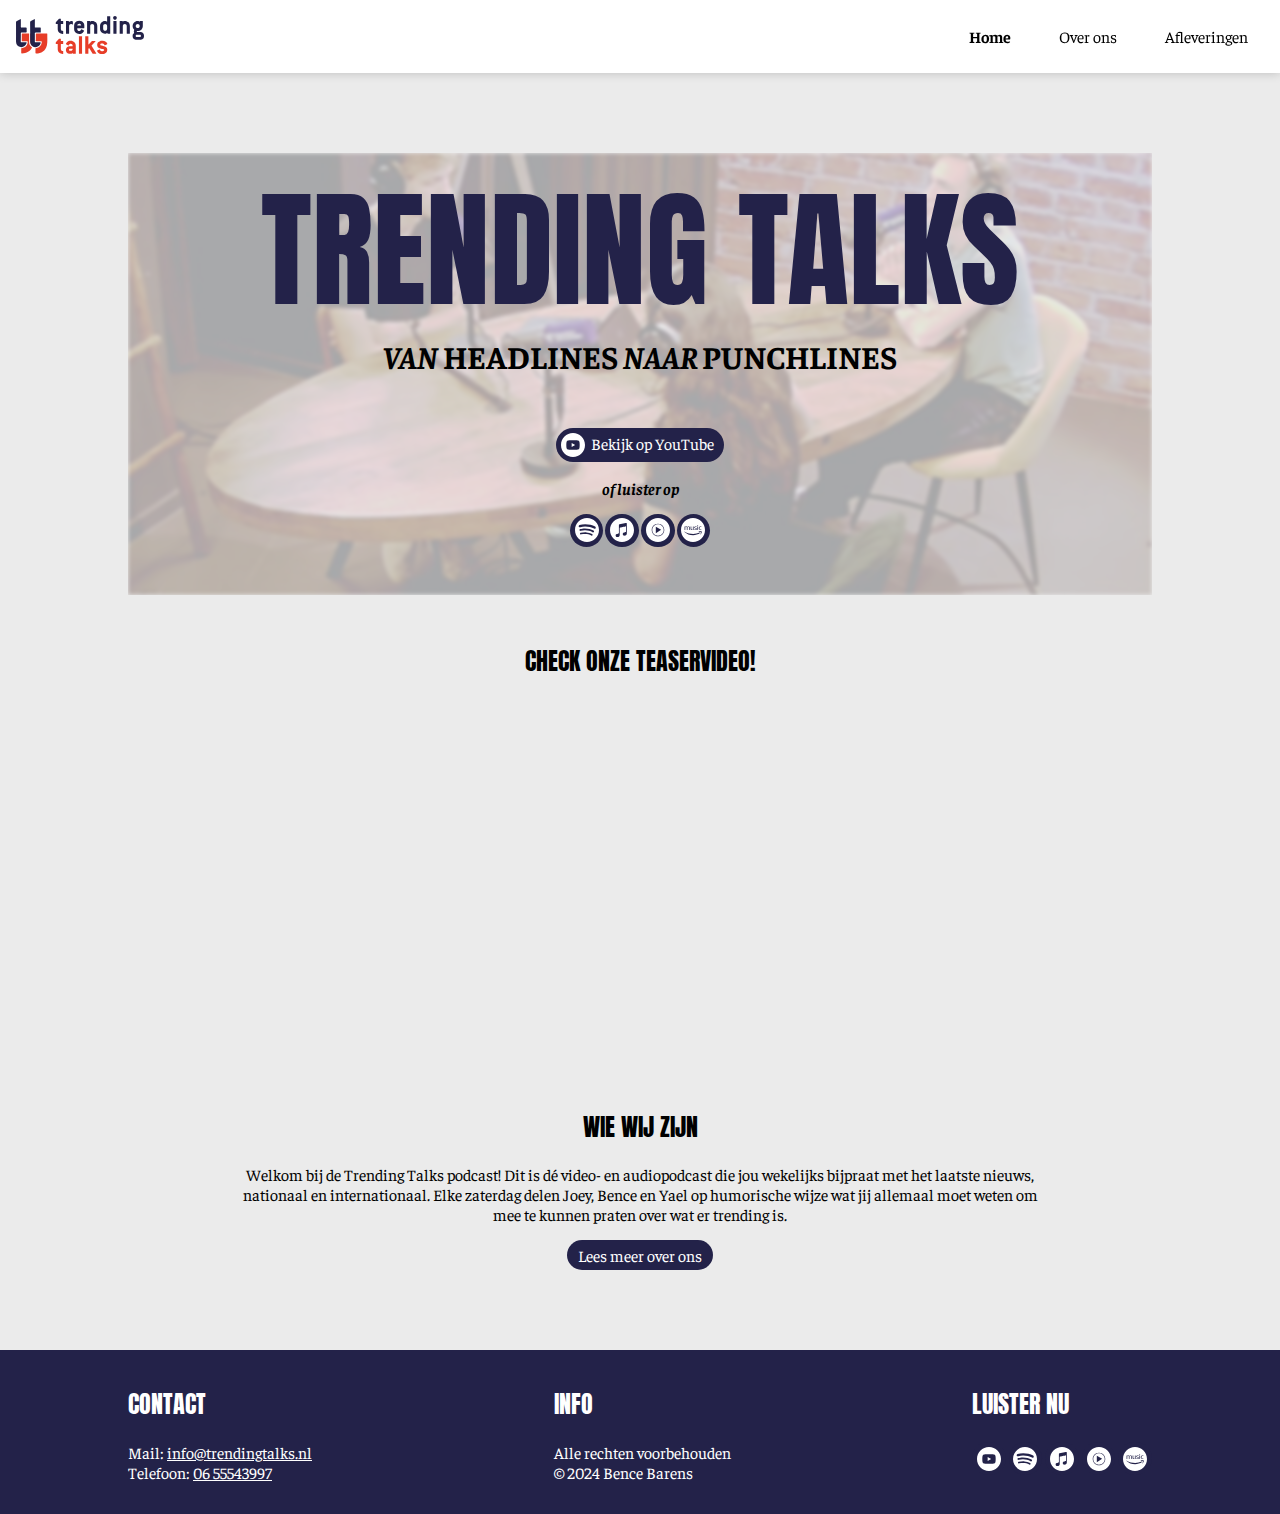
<file: index.html>
<!DOCTYPE html>
<html lang="nl">
<head>
    <meta charset="UTF-8">
    <meta name="viewport" content="width=device-width, initial-scale=1.0">
    <title>Trending Talks</title>
    <link rel="stylesheet" href="style.css">
    <link rel="icon" type="image/x-icon" href="/img/favicon.jpg">
</head>
<body>
<!-- Live website: https://bencebarens.github.io/trendingtalks/ -->
    <header>
        <a href="index.html"><img src="img/logo.svg" alt="Het logo van 'Trending Talks', bestaande uit tweemaal de letter T ingehaakt met aanhalingstekens"></a>
        <nav>
            <ul>
            <li><a href="index.html" class="currentpage">Home</a></li>
            <li><a href="about.html">Over ons</a></li>
            <li><a href="overzicht.html">Afleveringen</a></li>
            </ul>
        </nav>
    </header>
    <main class="home">
        <section class="splash">
            <img src="img/splash.jpg" alt="Bence, Joey en Yael die met z'n drieën aan tafel in een podcaststudio zitten." class="splash-bg">
            <h1>Trending Talks</h1>
            <p>VAN <span>HEADLINES</span> NAAR <span>PUNCHLINES</span></p><br>
            <div>
                <p><a href="https://youtube.com" class="button"><img src="img/youtube-icon.svg" alt="YouTube logo">&nbsp; Bekijk op YouTube &nbsp;</a></p>
                <p>of luister op</p>                
                <p>
                    <a href="https://spotify.com" class="button"><img src="img/spotify-icon.svg" alt="Spotify logo"></a>
                    <a href="https://music.apple.com" class="button"><img src="img/apple-music-icon.svg" alt="Apple Music logo"></a>
                    <a href="https://music.youtube.com" class="button"><img src="img/youtube-music-icon.svg" alt="YouTube Music logo"></a>
                    <a href="https://music.amazon.com" class="button"><img src="img/amazon-music-icon.svg" alt="Amazon Music logo"></a>
                </p>
            </div>
        </section>
        <section>
            <h2>Check onze teaservideo!</h2>
            <iframe src="https://www.youtube.com/embed/f5f6wxloed0" title="YouTube video player" allow="accelerometer; autoplay; clipboard-write; encrypted-media; gyroscope; picture-in-picture; web-share" referrerpolicy="strict-origin-when-cross-origin" allowfullscreen></iframe>
        </section>
        <section>
            <h2>Wie wij zijn</h2>
            <p>Welkom bij de Trending Talks podcast! Dit is dé video- en audiopodcast die jou wekelijks bijpraat met het laatste nieuws, nationaal en internationaal. Elke zaterdag delen Joey, Bence en Yael op humorische wijze wat jij allemaal moet weten om mee te kunnen praten over wat er trending is.</p>
            <a class="button" href="about.html">&nbsp; Lees meer over ons &nbsp;</a>
        </section>
        
    </main>
    <footer>
        <section>
            <h2>Contact</h2>
            <ul>
                <li>Mail: <a href="mailto:bence.barens@hva.nl">info@trendingtalks.nl</a></li>
                <li>Telefoon: <a href="tel:+31655543997">06 55543997</a></li>
            </ul>
        </section>
        <section>
            <h2>Info</h2>
            <p>Alle rechten voorbehouden</p>
            <p>© 2024 Bence Barens</p>
        </section>
        <section>
            <h2>Luister nu</h2>
            <a href="https://youtube.com" class="button"><img src="img/youtube-icon.svg" alt="YouTube logo"></a>
            <a href="https://spotify.com" class="button"><img src="img/spotify-icon.svg" alt="Spotify logo"></a>
            <a href="https://music.apple.com" class="button"><img src="img/apple-music-icon.svg" alt="Apple Music logo"></a>
            <a href="https://music.youtube.com" class="button"><img src="img/youtube-music-icon.svg" alt="YouTube Music logo"></a>
            <a href="https://music.amazon.com" class="button"><img src="img/amazon-music-icon.svg" alt="Amazon Music logo"></a>
        </section>
    </footer>
</body>
</html>
</file>
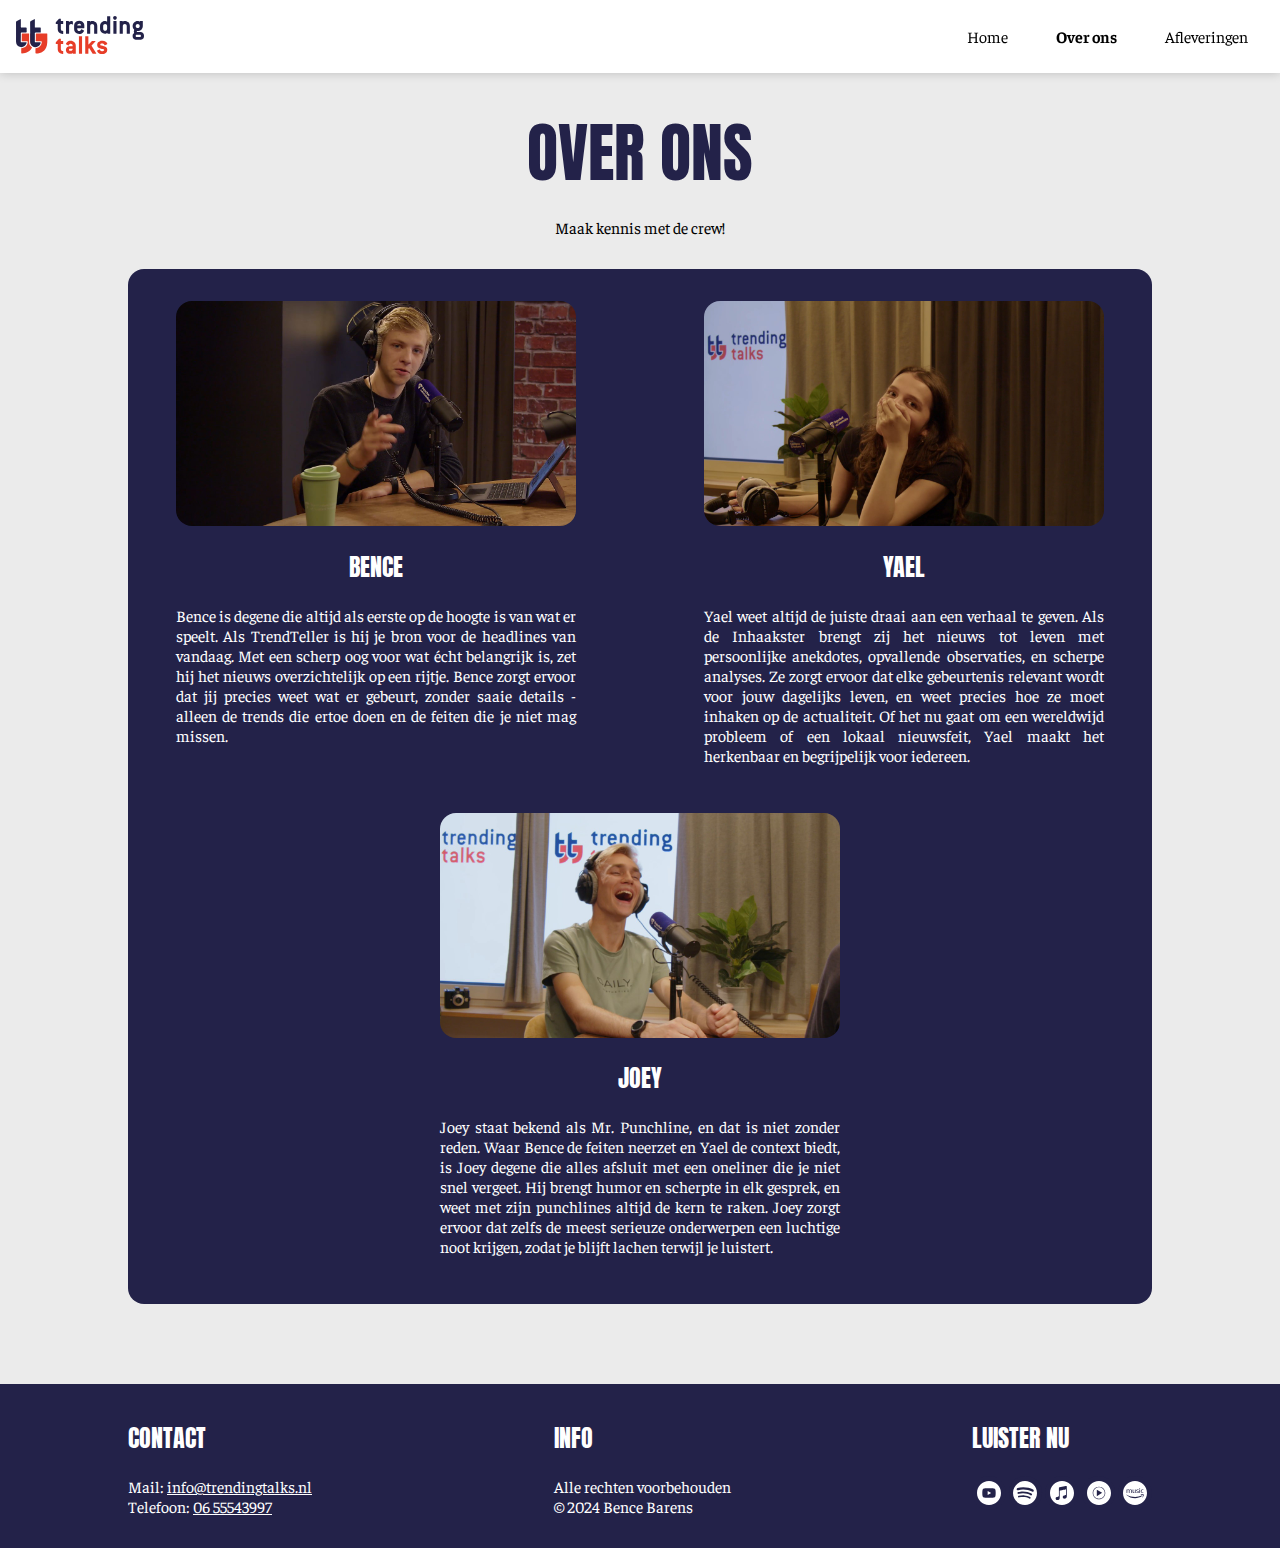
<file: about.html>
<!DOCTYPE html>
<html lang="nl">
<head>
    <meta charset="UTF-8">
    <meta name="viewport" content="width=device-width, initial-scale=1.0">
    <title>Over ons | Trending Talks</title>
    <link rel="stylesheet" href="style.css">
    <link rel="icon" type="image/x-icon" href="/img/favicon.jpg">
</head>
<body>
<!-- Live website: https://bencebarens.github.io/trendingtalks/ -->
    <header>
        <a href="index.html"><img src="img/logo.svg" alt="Het logo van 'Trending Talks', bestaande uit tweemaal de letter T ingehaakt met aanhalingstekens"></a>
        <nav>
            <ul>
            <li><a href="index.html">Home</a></li>
            <li><a href="about.html" class="currentpage">Over ons</a></li>
            <li><a href="overzicht.html">Afleveringen</a></li>
            </ul>
        </nav>
    </header>
    <main class="about">
        <h1>Over ons</h1>
        <p>Maak kennis met de crew!</p>
        <section>
            <article>
                <img src="img/bence.jpg" alt="Podcasthost Bence, wijzend naar de camera terwijl die in de microfoon spreekt.">
                <h2>Bence</h2>
                <p>Bence is degene die altijd als eerste op de hoogte is van wat er speelt. Als TrendTeller is hij je bron voor de headlines van vandaag. Met een scherp oog voor wat écht belangrijk is, zet hij het nieuws overzichtelijk op een rijtje. Bence zorgt ervoor dat jij precies weet wat er gebeurt, zonder saaie details - alleen de trends die ertoe doen en de feiten die je niet mag missen.</p>
            </article>
            <article>
                <img src="img/yael.jpg" alt="Podcasthost Yael, met haar hand voor haar mond terwijl ze de camera in kijkt.">
                <h2>Yael</h2>
                <p>Yael weet altijd de juiste draai aan een verhaal te geven. Als de Inhaakster brengt zij het nieuws tot leven met persoonlijke anekdotes, opvallende observaties, en scherpe analyses. Ze zorgt ervoor dat elke gebeurtenis relevant wordt voor jouw dagelijks leven, en weet precies hoe ze moet inhaken op de actualiteit. Of het nu gaat om een wereldwijd probleem of een lokaal nieuwsfeit, Yael maakt het herkenbaar en begrijpelijk voor iedereen.</p>
            </article>
            <article>
                <img src="img/joey.jpg" alt="Podcasthost Joey, lachend in de podcastruimte achter een microfoon.">
                <h2>Joey</h2>
                <p>Joey staat bekend als Mr. Punchline, en dat is niet zonder reden. Waar Bence de feiten neerzet en Yael de context biedt, is Joey degene die alles afsluit met een oneliner die je niet snel vergeet. Hij brengt humor en scherpte in elk gesprek, en weet met zijn punchlines altijd de kern te raken. Joey zorgt ervoor dat zelfs de meest serieuze onderwerpen een luchtige noot krijgen, zodat je blijft lachen terwijl je luistert.</p>
            </article>
        </section>
    </main>
    <footer>
        <section>
            <h2>Contact</h2>
            <ul>
                <li>Mail: <a href="mailto:bence.barens@hva.nl">info@trendingtalks.nl</a></li>
                <li>Telefoon: <a href="tel:+31655543997">06 55543997</a></li>
            </ul>
        </section>
        <section>
            <h2>Info</h2>
            <p>Alle rechten voorbehouden</p>
            <p>© 2024 Bence Barens</p>
        </section>
        <section>
            <h2>Luister nu</h2>
            <a href="https://youtube.com" class="button"><img src="img/youtube-icon.svg" alt="YouTube logo"></a>
            <a href="https://spotify.com" class="button"><img src="img/spotify-icon.svg" alt="Spotify logo"></a>
            <a href="https://music.apple.com" class="button"><img src="img/apple-music-icon.svg" alt="Apple Music logo"></a>
            <a href="https://music.youtube.com" class="button"><img src="img/youtube-music-icon.svg" alt="YouTube Music logo"></a>
            <a href="https://music.amazon.com" class="button"><img src="img/amazon-music-icon.svg" alt="Amazon Music logo"></a>
        </section>
    </footer>
</body>
</html>
</file>
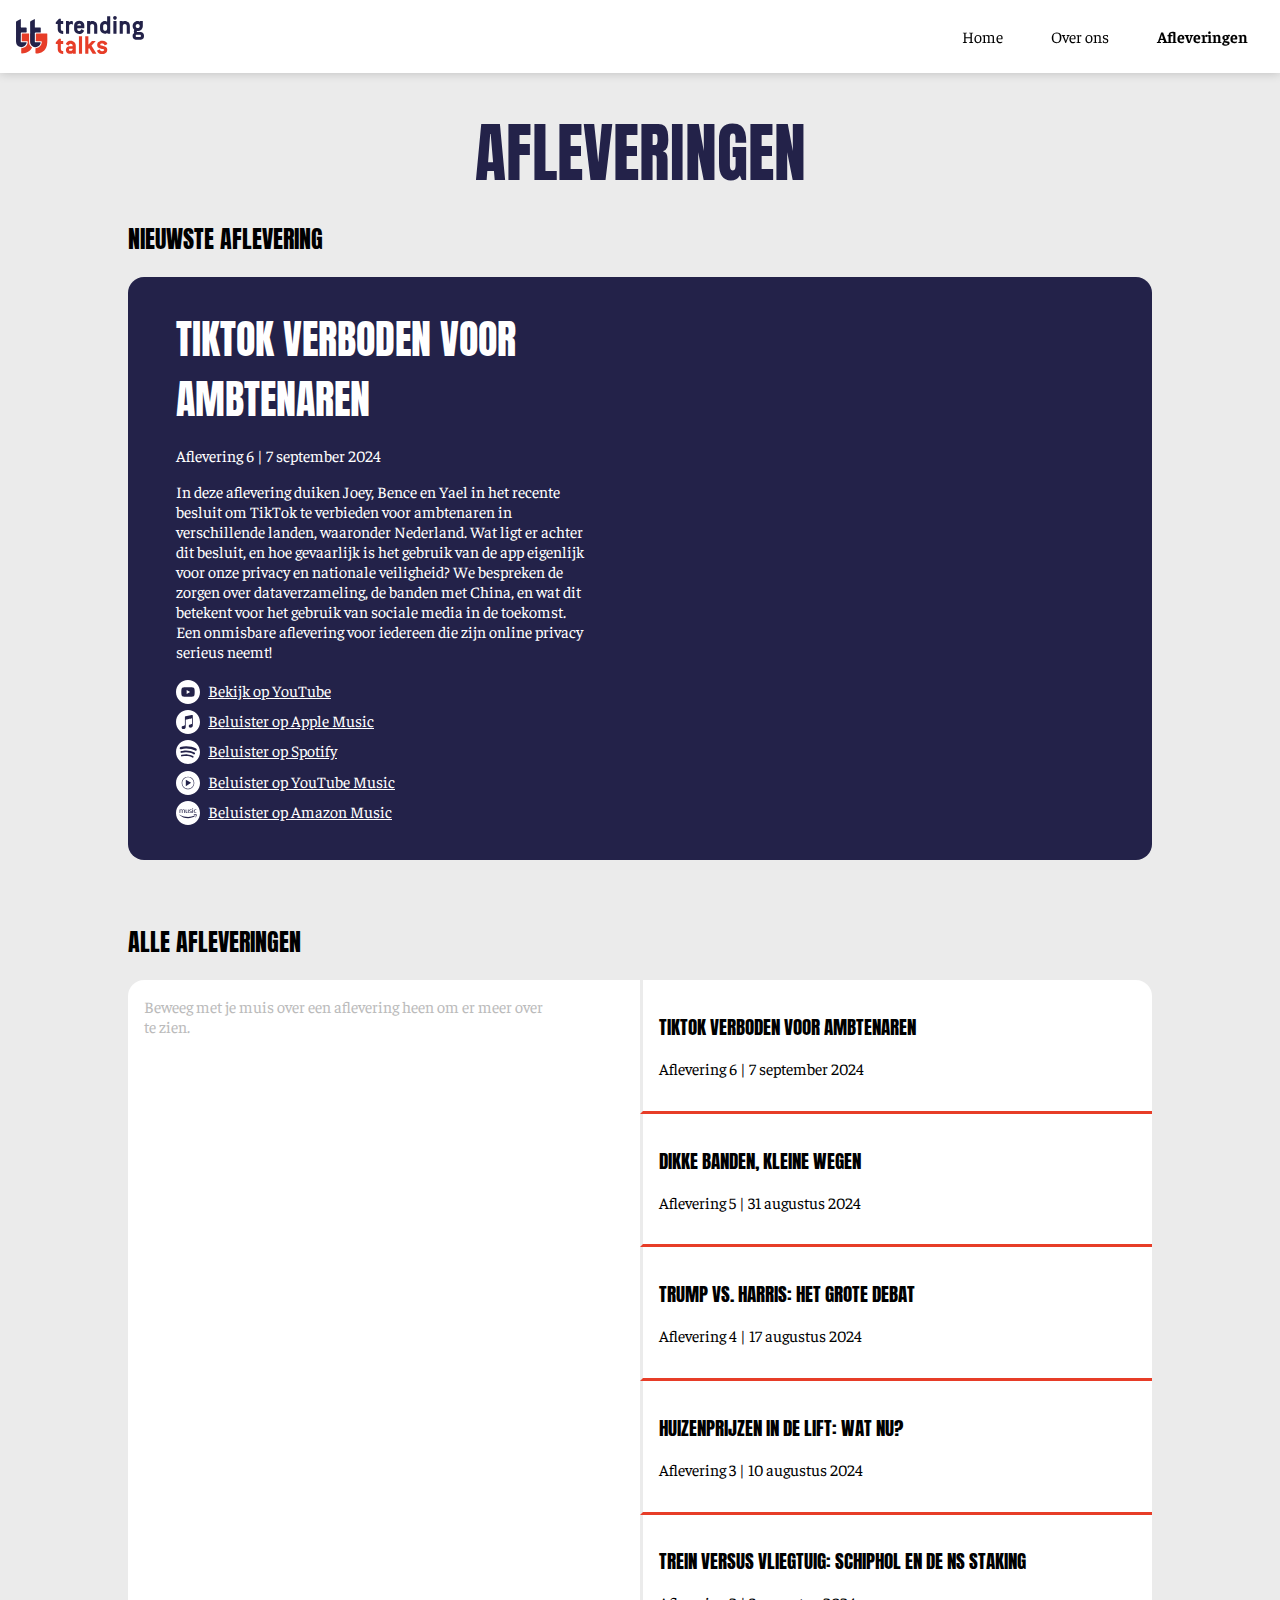
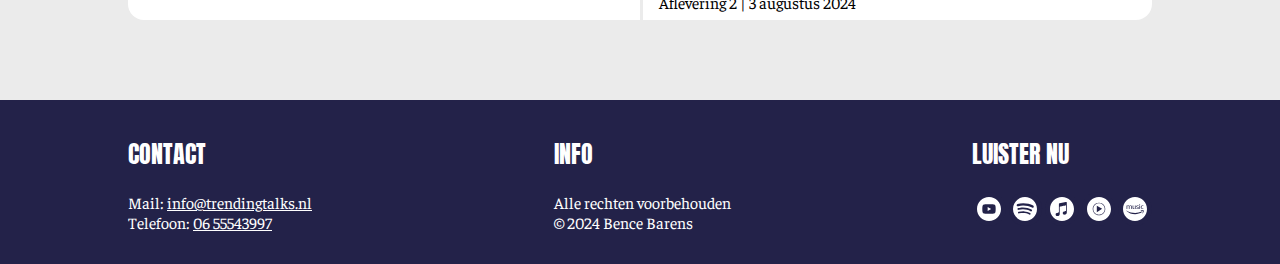
<file: overzicht.html>
<!DOCTYPE html>
<html lang="nl">
<head>
    <meta charset="UTF-8">
    <meta name="viewport" content="width=device-width, initial-scale=1.0">
    <title>Afleveringen | Trending Talks</title>
    <link rel="stylesheet" href="style.css">
    <link rel="icon" type="image/x-icon" href="/img/favicon.jpg">
</head>
<body>
<!-- Live website: https://bencebarens.github.io/trendingtalks/ -->
    <header>
        <a href="index.html"><img src="img/logo.svg" alt="Het logo van 'Trending Talks', bestaande uit tweemaal de letter T ingehaakt met aanhalingstekens"></a>
        <nav>
            <ul>
            <li><a href="index.html">Home</a></li>
            <li><a href="about.html">Over ons</a></li>
            <li><a href="overzicht.html" class="currentpage">Afleveringen</a></li>
            </ul>
        </nav>
    </header>
    <main class="overzicht">
        <h1>Afleveringen</h1>

        <h2>Nieuwste aflevering</h2>
        <article class="nieuwste-aflevering">
            <div>
            <h3>TikTok Verboden voor Ambtenaren</h3>
            <p>Aflevering 6 | 7 september 2024</p>
            <p>In deze aflevering duiken Joey, Bence en Yael in het recente besluit om TikTok te verbieden voor ambtenaren in verschillende landen, waaronder Nederland. Wat ligt er achter dit besluit, en hoe gevaarlijk is het gebruik van de app eigenlijk voor onze privacy en nationale veiligheid? We bespreken de zorgen over dataverzameling, de banden met China, en wat dit betekent voor het gebruik van sociale media in de toekomst. Een onmisbare aflevering voor iedereen die zijn online privacy serieus neemt!</p>
            <ul class="streaming">
                <li><a href=""><img src="img/youtube-icon.svg" alt="YouTube logo">Bekijk op YouTube</a></li>
                <li><a href=""><img src="img/apple-music-icon.svg" alt="Apple Music logo">Beluister op Apple Music</a></li>
                <li><a href=""><img src="img/spotify-icon.svg" alt="Spotify logo">Beluister op Spotify</a></li>
                <li><a href=""><img src="img/youtube-music-icon.svg" alt="YouTube Music logo">Beluister op YouTube Music</a></li>
                <li><a href=""><img src="img/amazon-music-icon.svg" alt="Amazon Music logo">Beluister op Amazon Music</a></li>
            </ul>
            </div>
            <iframe src="https://youtube.com/embed/sSA7s3BTlmM" title="YouTube video player" allow="accelerometer; autoplay; clipboard-write; encrypted-media; gyroscope; picture-in-picture; web-share" referrerpolicy="strict-origin-when-cross-origin" allowfullscreen></iframe>
        </article>




        <h2>Alle afleveringen</h2>
        <section class="afleveringen">
            <p>Beweeg met je muis over een aflevering heen om er meer over te zien.</p>
            
            <article tabindex="0">
                <div class="preview"><div>
                    <iframe src="https://www.youtube.com/embed/sSA7s3BTlmM" title="YouTube video player" allow="accelerometer; autoplay; clipboard-write; encrypted-media; gyroscope; picture-in-picture; web-share" referrerpolicy="strict-origin-when-cross-origin" allowfullscreen></iframe>
                    <p>In deze aflevering duiken Joey, Bence en Yael in het recente besluit om TikTok te verbieden voor ambtenaren in verschillende landen, waaronder Nederland. Wat ligt er achter dit besluit, en hoe gevaarlijk is het gebruik van de app eigenlijk voor onze privacy en nationale veiligheid? We bespreken de zorgen over dataverzameling, de banden met China, en wat dit betekent voor het gebruik van sociale media in de toekomst. Een onmisbare aflevering voor iedereen die zijn online privacy serieus neemt!</p>
                    <ul class="streaming">
                        <li><a href=""><img src="img/youtube-icon.svg" alt="YouTube logo">Bekijk op YouTube</a></li>
                        <li><a href=""><img src="img/apple-music-icon.svg" alt="Apple Music logo">Beluister op Apple Music</a></li>
                        <li><a href=""><img src="img/spotify-icon.svg" alt="Spotify logo">Beluister op Spotify</a></li>
                        <li><a href=""><img src="img/youtube-music-icon.svg" alt="YouTube Music logo">Beluister op YouTube Music</a></li>
                        <li><a href=""><img src="img/amazon-music-icon.svg" alt="Amazon Music logo">Beluister op Amazon Music</a></li>
                    </ul>
                </div></div>
                <div class="list"><h3>TikTok Verboden voor Ambtenaren</h3><p>Aflevering 6 | 7 september 2024</p></div>
            </article>

            <article tabindex="0">
                <div class="preview"><div>
                    <iframe src="https://www.youtube.com/embed/sWDhNA-1qC0" title="YouTube video player" allow="accelerometer; autoplay; clipboard-write; encrypted-media; gyroscope; picture-in-picture; web-share" referrerpolicy="strict-origin-when-cross-origin" allowfullscreen></iframe>
                    <p>In deze aflevering bespreken Joey, Bence en Yael de opkomst van fatbikes, de populaire elektrische fietsen die steeds meer op straat te zien zijn. Maar met hun groeiende populariteit komen ook nieuwe regels: een minimumleeftijd van 14 en mogelijk een helmplicht. Wat betekenen deze veranderingen voor de gebruikers, en wat zijn de voor- en nadelen van deze maatregelen? Fiets mee in deze verfrissende discussie over de toekomst van vervoer in Nederland!</p>
                    <ul class="streaming">
                        <li><a href=""><img src="img/youtube-icon.svg" alt="YouTube logo">Bekijk op YouTube</a></li>
                        <li><a href=""><img src="img/apple-music-icon.svg" alt="Apple Music logo">Beluister op Apple Music</a></li>
                        <li><a href=""><img src="img/spotify-icon.svg" alt="Spotify logo">Beluister op Spotify</a></li>
                        <li><a href=""><img src="img/youtube-music-icon.svg" alt="YouTube Music logo">Beluister op YouTube Music</a></li>
                        <li><a href=""><img src="img/amazon-music-icon.svg" alt="Amazon Music logo">Beluister op Amazon Music</a></li>
                    </ul>
                </div></div>
                <div class="list"><h3>Dikke banden, kleine wegen</h3><p>Aflevering 5 | 31 augustus 2024</p></div>
            </article>

            <article tabindex="0">
                <div class="preview"><div>
                    <iframe src="https://www.youtube.com/embed/7Eb4ewd7eBc" title="YouTube video player" allow="accelerometer; autoplay; clipboard-write; encrypted-media; gyroscope; picture-in-picture; web-share" referrerpolicy="strict-origin-when-cross-origin" allowfullscreen></iframe>
                    <p>In deze aflevering duiken Joey, Bence en Yael in het verhitte debat tussen Donald Trump en Kamala Harris. We bespreken hun visies op belangrijke onderwerpen, wat dit betekent voor de Amerikaanse politiek, en hoe dit de toekomst van het land zou kunnen vormgeven. Zet je schrap voor een analyse vol humor en scherpe inzichten!</p>
                    <ul class="streaming">
                        <li><a href=""><img src="img/youtube-icon.svg" alt="YouTube logo">Bekijk op YouTube</a></li>
                        <li><a href=""><img src="img/apple-music-icon.svg" alt="Apple Music logo">Beluister op Apple Music</a></li>
                        <li><a href=""><img src="img/spotify-icon.svg" alt="Spotify logo">Beluister op Spotify</a></li>
                        <li><a href=""><img src="img/youtube-music-icon.svg" alt="YouTube Music logo">Beluister op YouTube Music</a></li>
                        <li><a href=""><img src="img/amazon-music-icon.svg" alt="Amazon Music logo">Beluister op Amazon Music</a></li>
                    </ul>
                </div></div>
                <div class="list"><h3>Trump vs. Harris: Het Grote Debat</h3><p>Aflevering 4 | 17 augustus 2024</p></div>
            </article>
            <article tabindex="0">
                <div class="preview"><div>
                    <iframe src="https://www.youtube.com/embed/4fC8PzbBAd0" title="YouTube video player" allow="accelerometer; autoplay; clipboard-write; encrypted-media; gyroscope; picture-in-picture; web-share" referrerpolicy="strict-origin-when-cross-origin" allowfullscreen></iframe>
                    <p>Huizen worden steeds duurder, maar waarom gebeurt dit? In deze aflevering praten Joey, Bence en Yael over de factoren achter de stijgende huizenprijzen en wat dit betekent voor verschillende groepen, van starters tot doorstromers. Ook bekijken we welke oplossingen er zijn, zowel vanuit de overheid als de markt, om deze crisis aan te pakken.</p>
                    <ul class="streaming">
                        <li><a href=""><img src="img/youtube-icon.svg" alt="YouTube logo">Bekijk op YouTube</a></li>
                        <li><a href=""><img src="img/apple-music-icon.svg" alt="Apple Music logo">Beluister op Apple Music</a></li>
                        <li><a href=""><img src="img/spotify-icon.svg" alt="Spotify logo">Beluister op Spotify</a></li>
                        <li><a href=""><img src="img/youtube-music-icon.svg" alt="YouTube Music logo">Beluister op YouTube Music</a></li>
                        <li><a href=""><img src="img/amazon-music-icon.svg" alt="Amazon Music logo">Beluister op Amazon Music</a></li>
                    </ul>
                </div></div>
                <div class="list"><h3>Huizenprijzen in de Lift: Wat Nu?</h3><p>Aflevering 3 | 10 augustus 2024</p></div>
            </article>
            <article tabindex="0">
                <div class="preview"><div>
                    <iframe src="https://www.youtube.com/embed/yQXUmCv7AZY" title="YouTube video player" allow="accelerometer; autoplay; clipboard-write; encrypted-media; gyroscope; picture-in-picture; web-share" referrerpolicy="strict-origin-when-cross-origin" allowfullscreen></iframe>
                    <p>De stakingen bij de NS hebben een grote impact op de bereikbaarheid van Schiphol. Joey, Bence en Yael bespreken de redenen achter de staking en wat dit betekent voor reizigers. Daarnaast kijken we naar mogelijke oplossingen die Schiphol en andere betrokken partijen kunnen bieden om de problemen in de toekomst te voorkomen. Mis deze belangrijke discussie niet!</p>
                    <ul class="streaming">
                        <li><a href=""><img src="img/youtube-icon.svg" alt="YouTube logo">Bekijk op YouTube</a></li>
                        <li><a href=""><img src="img/apple-music-icon.svg" alt="Apple Music logo">Beluister op Apple Music</a></li>
                        <li><a href=""><img src="img/spotify-icon.svg" alt="Spotify logo">Beluister op Spotify</a></li>
                        <li><a href=""><img src="img/youtube-music-icon.svg" alt="YouTube Music logo">Beluister op YouTube Music</a></li>
                        <li><a href=""><img src="img/amazon-music-icon.svg" alt="Amazon Music logo">Beluister op Amazon Music</a></li>
                    </ul>
                </div></div>
                <div class="list"><h3>Trein versus Vliegtuig: Schiphol en de NS Staking</h3><p>Aflevering 2 | 3 augustus 2024</p></div>
            </article>
            <article tabindex="0">
                <div class="preview"><div>
                    <iframe src="https://www.youtube.com/embed/KCWVIa-552c" title="YouTube video player" allow="accelerometer; autoplay; clipboard-write; encrypted-media; gyroscope; picture-in-picture; web-share" referrerpolicy="strict-origin-when-cross-origin" allowfullscreen></iframe>
                    <p>In deze aflevering gaan Joey, Bence en Yael in op de situatie waarin Apple 13 miljard euro moet terugbetalen aan Ierland. Wat is de juridische achtergrond hiervan, welke belastingvoordelen genoot Apple, en wat zijn de bredere implicaties voor internationale bedrijven en de economische toekomst van Ierland? Een boeiende zaak met veel gevolgen voor de techwereld!</p>
                    <ul class="streaming">
                        <li><a href=""><img src="img/youtube-icon.svg" alt="YouTube logo">Bekijk op YouTube</a></li>
                        <li><a href=""><img src="img/apple-music-icon.svg" alt="Apple Music logo">Beluister op Apple Music</a></li>
                        <li><a href=""><img src="img/spotify-icon.svg" alt="Spotify logo">Beluister op Spotify</a></li>
                        <li><a href=""><img src="img/youtube-music-icon.svg" alt="YouTube Music logo">Beluister op YouTube Music</a></li>
                        <li><a href=""><img src="img/amazon-music-icon.svg" alt="Amazon Music logo">Beluister op Amazon Music</a></li>
                    </ul>
                </div></div>
                <div class="list"><h3>Belastingstrijd: Apple vs. Europa</h3><p>Aflevering 1 | 27 juli 2024</p></div>
            </article>
        </section>

    </main>
    <footer>
        <section>
            <h2>Contact</h2>
            <ul>
                <li>Mail: <a href="mailto:bence.barens@hva.nl">info@trendingtalks.nl</a></li>
                <li>Telefoon: <a href="tel:+31655543997">06 55543997</a></li>
            </ul>
        </section>
        <section>
            <h2>Info</h2>
            <p>Alle rechten voorbehouden</p>
            <p>© 2024 Bence Barens</p>
        </section>
        <section>
            <h2>Luister nu</h2>
            <a href="https://youtube.com" class="button"><img src="img/youtube-icon.svg" alt="YouTube logo"></a>
            <a href="https://spotify.com" class="button"><img src="img/spotify-icon.svg" alt="Spotify logo"></a>
            <a href="https://music.apple.com" class="button"><img src="img/apple-music-icon.svg" alt="Apple Music logo"></a>
            <a href="https://music.youtube.com" class="button"><img src="img/youtube-music-icon.svg" alt="YouTube Music logo"></a>
            <a href="https://music.amazon.com" class="button"><img src="img/amazon-music-icon.svg" alt="Amazon Music logo"></a>
        </section>
    </footer>
</html>
</file>
<file: style.css>
/* Live website: https://bencebarens.github.io/trendingtalks/ */

@import url('https://fonts.googleapis.com/css2?family=Anton&family=Faustina:ital,wght@0,300..800;1,300..800&display=swap');

body{
    width: 100%;
    height: 100%;
    margin: 0;
    background-color: #EBEBEB;
    font-family: "Faustina", system-ui;
    font-style: normal;
}

@keyframes paginaOvergang{
    from{
        opacity: 0;
        transform:translateY(20vh);
    }

    to{
        opacity: 1;
        transform:translateY(0);
    }
}

/*HEADER EN NAVIGATIE ------------------------------------------------------*/

header{
    background-color: white;
    position: sticky;
    top: 0;
    z-index: 10;
    display: flex;
    align-items: center;
    justify-content: space-between;
    flex-flow: row wrap;
    width: 100%;
    box-shadow: 0 0 10px rgba(0,0,0,0.2);
}

@media only screen and (max-width: 33rem) {
    header {
      justify-content: center;
    }
}

header img{
    width: 8rem;
    margin: 1rem;
}

header ul{
    list-style: none;
    padding: 0;
    display: flex;
    flex-flow: row wrap;
    gap: 1rem;
    margin: 1rem;
}

nav a{
    text-decoration: none;
    color: black;
    transition: color,background 200ms ease;
    padding: .5rem 1rem;
    border-radius: 5rem;
}

nav a:hover, nav a:focus{
    color: #e73d28;
    background: #EBEBEB;
}

.currentpage{
    font-weight: bolder;
}

/*MAIN PAGINAS OPMAAK -----------------------------------------------------------*/

main{
    padding: 10%;
    padding-bottom: 5rem;
    padding-top: 2rem;
    min-height: 90vh;
    animation: paginaOvergang 0.5s;
}

@media only screen and (max-width: 33rem) {
    main{
      padding: 5%;
    }
}

h1, h2, h3, h4, h5, h6{
    font-family: "Anton", sans-serif;
    font-weight: 400;
    font-style: normal;
    text-transform: uppercase;
}

h1{
    text-align: center;
    font-size: 4rem;
    color: #232249;
    margin: 0;
}

a:hover, a:focus{
    color: #e73d28;
    transition: all 200ms ease;
}

a{
    color: black;
}

iframe{
    border: none;
    border-radius: 1rem;
}

.button{
    border-radius: 5rem;
    background-color: #232249;
    color: white;
    transition: all 200ms ease;
    text-decoration: none;
    display: inline-flex;
    justify-content: center;
    padding: .3rem;
    font-style: normal;
    font-weight: normal;
}

.button:hover{
    border-radius: .5rem;
    background-color: #e73d28;
    color: white
}

.button img{
    width: 1.5rem;
    height: 1.5rem;
}

/* Home pagina */

.splash{
    position: relative;
    width: 100%;
    overflow: hidden;
}

.splash-bg{
    position: absolute;
    top: 0;
    left: 0;
    width: 100%;
    height: 100%;
    object-fit: cover;
    filter: blur(2px);
    opacity: 30%;
    z-index: -1;
}

.splash h1{
    color: #232249;
    font-size: 10vw;
    margin: 0;
    margin-bottom: -2vw;
}

.splash > p{
    text-align: center;
    margin: 0;
    font-weight: bold;
    color: black;
    font-size: 2.5vw;
    font-style: italic;
}

.splash p span{
    font-style: normal;
}

.splash div{
    text-align: center;
    padding-bottom: 2rem;
}

.splash div p{
    text-align: center;
    font-style: italic;
    font-weight: bold;
}

.home section{
    text-align: center;
    margin-top: 3rem;
}

.home iframe{
    width: 50vw;
    height: 28vw;
}

.home p{
    max-width: 50rem;
    margin: 1rem auto;
}

/* Over ons pagina */

.about{
    text-align: center;
}

.about section{
    margin-top: 2rem;
    border-radius: 1rem;
    background-color: #232249;
    color: white;
    display: flex;
    flex-wrap: wrap;
    justify-content: space-around;
    gap: 2rem;
    padding: 2rem 0;
}

.about section article{
    max-width: 25rem;
}

.about section article p{
    text-align: justify;
}

.about section article img{
    border-radius: 1rem;
    max-width: 25rem;
}

/* Afleveringen pagina */

.nieuwste-aflevering{
    background-color: #232249;
    color: white;
    padding: 2rem 3rem;
    margin-bottom: 4rem;
    border-radius: 1rem;
    display: flex;
    flex-wrap: wrap;
    justify-content: space-between;
}

@media only screen and (max-width: 33rem) {
    .nieuwste-aflevering{
      padding: .5rem 1rem;
    }
}

.nieuwste-aflevering h3{
    font-size: 2.5rem;
    margin: 0rem;
}

.nieuwste-aflevering div{
    max-width: 45%;
    min-width: 18rem;
}

.nieuwste-aflevering iframe{
    margin-top: 1rem;
    width: 45%;
    min-width: 18rem;
    height: 15rem;
    
}


/*FOOTER OPMAAK ----------------------------------------------------------------*/

footer{
    background-color: #232249;
    padding: 1rem 10%;
    display: flex;
    justify-content: space-between;
    flex-wrap: wrap;
    color: white;
}

footer h2{
    font-family: "Anton", sans-serif;
    font-weight: 400;
    font-style: normal;
    text-transform: uppercase;
    color: white;
}

footer a{
    color: white;
}

footer ul{
    list-style: none;
    padding: 0;
    display: flex;
    flex-direction: column;
}
footer p{
    margin: 0;
}

/*AFLEVERING OVERZICHT ---------------------------------------------------------*/

.streaming a{
    color: white;
    display: flex;
    padding: 0.2rem 0;
}

.streaming a:focus, .streaming a:hover{
    color: #e73d28;
}

.streaming{
    list-style: none;
    padding: 0;
    margin: 0;
}

.streaming img{
    width: 1.5rem;
    height: 1.5rem;
    margin-right: 0.5rem;
}

article .preview div iframe{
    max-width:95%;
    width: 20rem;
    height: 11.25rem;
}

.afleveringen article .preview {
    display: none;
    color: white;
    width: 50%;
    position: absolute;
    left: 0;
    top: 0;
    height: 45rem;

}

.afleveringen article .list {
    border-bottom: .2rem solid #e73d28;
}


@media only screen and (max-width: 38.9rem) {
    
.afleveringen>p{
    display: none;
}
 .afleveringen{
    padding: 0.1rem 1rem;
    background-color: white;
    border-radius: 1rem;
 }
}

@media only screen and (min-width: 39rem) {

.afleveringen>p{
    margin: 1rem;
    max-width: 40%;
    position:absolute;
    color: #BBBBBB;
}

.afleveringen {
    position: relative;
    background-color: white;
    border-radius: 1rem;
    overflow-y: scroll;
    height: 40rem;
}


.afleveringen article {
    width: 50%;
    margin-left: auto;
}

.afleveringen article .list {
    padding: 1rem;
    line-height: 1.3;
    border-left: .2rem solid #EBEBEB;
}

article .preview div{
    padding: 1rem;
    position: sticky;
    top: 0;
}

/* Voor het onderstaande onderdeel is gebruik gemaakt van gAI. 
De rest van de  CSS is volledig zelfgeschreven.*/

.afleveringen article:hover .preview,
.afleveringen article:hover .list,
.afleveringen article .list:hover + .preview,
.afleveringen article .preview:hover,
.afleveringen article:focus-within .preview,
.afleveringen article .list:focus + .preview {
    display: block;
    background-color: #232249;
    color: white;
    transition: all 200ms ease;
    border: none;
}
}
</file>
